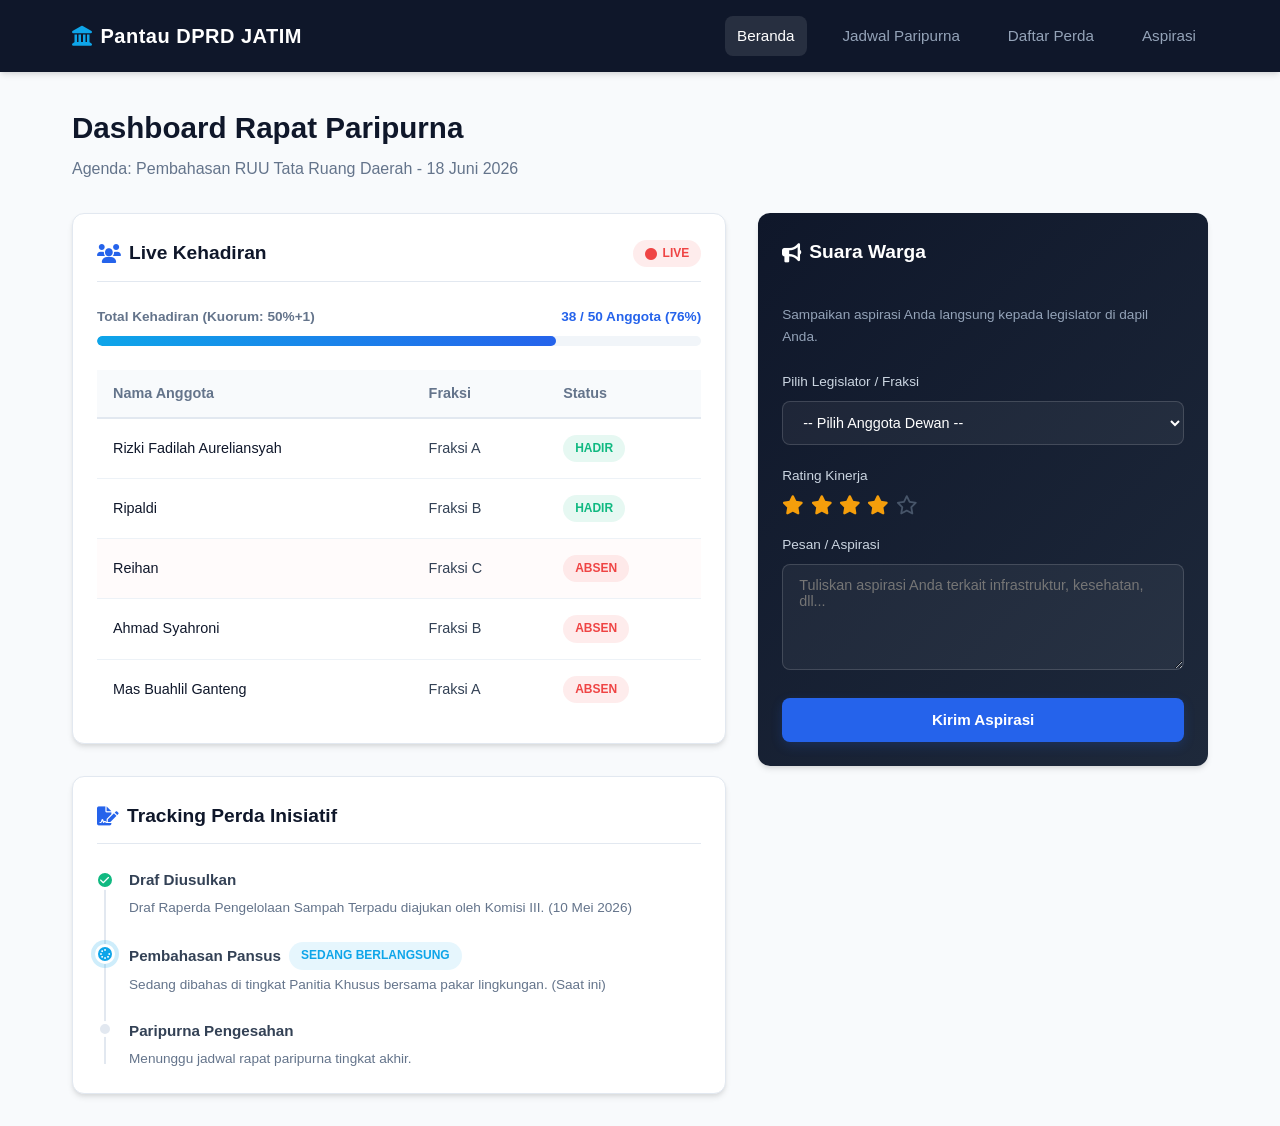
<file: index.html>
<!DOCTYPE html>
<html lang="id">
<head>
    <meta charset="UTF-8">
    <meta name="viewport" content="width=device-width, initial-scale=1.0">
    <title>PantauDewan - Dashboard Transparansi Legislatif</title>
    <link rel="stylesheet" href="style.css">
    <link href="https://cdnjs.cloudflare.com/ajax/libs/font-awesome/6.0.0/css/all.min.css" rel="stylesheet">
</head>
<body>

    <nav class="navbar">
        <div class="nav-container">
            <div class="nav-logo">
                <i class="fas fa-landmark"></i> Pantau DPRD JATIM
            </div>
            <div class="nav-links">
                <a href="index.html" class="nav-link active">Beranda</a>
                <a href="jadwal.html" class="nav-link">Jadwal Paripurna</a>
                <a href="perda.html" class="nav-link">Daftar Perda</a>
                <a href="aspirasi.html" class="nav-link">Aspirasi</a>
            </div>
        </div>
    </nav>

    <main class="main-container">
        
        <header class="dashboard-header">
            <h1>Dashboard Rapat Paripurna</h1>
            <p class="subtitle">Agenda: Pembahasan RUU Tata Ruang Daerah - 18 Juni 2026</p>
        </header>

        <div class="dashboard-grid">
            
            <div class="left-column">
                
                <section class="card shadow">
                    <div class="card-header">
                        <h2><i class="fas fa-users icon-blue"></i> Live Kehadiran</h2>
                        <span class="badge badge-live animate-pulse">
                            <i class="fas fa-circle"></i> LIVE
                        </span>
                    </div>
                    
                    <div class="progress-section">
                        <div class="progress-labels">
                            <span class="progress-title">Total Kehadiran (Kuorum: 50%+1)</span>
                            <span class="progress-percentage">38 / 50 Anggota (76%)</span>
                        </div>
                        <div class="progress-bar-container">
                            <div class="progress-bar-fill" style="width: 76%"></div>
                        </div>
                    </div>

                    <div class="table-container">
                        <table class="attendance-table">
                            <thead>
                                <tr>
                                    <th>Nama Anggota</th>
                                    <th>Fraksi</th>
                                    <th>Status</th>
                                </tr>
                            </thead>
                            <tbody>
                                <tr>
                                    <td class="font-medium">Rizki Fadilah Aureliansyah</td>
                                    <td>Fraksi A</td>
                                    <td><span class="badge badge-success">Hadir</span></td>
                                </tr>
                                <tr>
                                    <td class="font-medium">Ripaldi </td>
                                    <td>Fraksi B</td>
                                    <td><span class="badge badge-success">Hadir</span></td>
                                </tr>
                                <tr class="row-absent">
                                    <td class="font-medium">Reihan</td>
                                    <td>Fraksi C</td>
                                    <td><span class="badge badge-danger">Absen</span></td>
                                </tr>
                                  <tr>
                                    <td class="font-medium">Ahmad Syahroni</td>
                                    <td>Fraksi B</td>
                                    <td><span class="badge badge-danger">Absen</span></td>
                                </tr>
                                 </tr>
                                  <tr>
                                    <td class="font-medium">Mas Buahlil Ganteng</td>
                                    <td>Fraksi A</td>
                                    <td><span class="badge badge-danger">Absen</span></td>
                                </tr>
                            </tbody>
                        </table>
                    </div>
                </section>

                <section class="card shadow">
                    <div class="card-header">
                        <h2><i class="fas fa-file-signature icon-blue"></i> Tracking Perda Inisiatif</h2>
                    </div>
                    
                    <div class="timeline">
                        <div class="timeline-item completed">
                            <div class="timeline-icon">
                                <i class="fas fa-check"></i>
                            </div>
                            <div class="timeline-content">
                                <h3>Draf Diusulkan</h3>
                                <p>Draf Raperda Pengelolaan Sampah Terpadu diajukan oleh Komisi III. (10 Mei 2026)</p>
                            </div>
                        </div>
                        
                        <div class="timeline-item active">
                            <div class="timeline-icon animate-spin-slow">
                                <i class="fas fa-spinner"></i>
                            </div>
                            <div class="timeline-content">
                                <h3>Pembahasan Pansus <span class="badge badge-info">Sedang Berlangsung</span></h3>
                                <p>Sedang dibahas di tingkat Panitia Khusus bersama pakar lingkungan. (Saat ini)</p>
                            </div>
                        </div>
                        
                        <div class="timeline-item pending">
                            <div class="timeline-icon"></div>
                            <div class="timeline-content">
                                <h3>Paripurna Pengesahan</h3>
                                <p>Menunggu jadwal rapat paripurna tingkat akhir.</p>
                            </div>
                        </div>
                    </div>
                </section>
            </div>

            <div class="right-column">
                <section class="card card-gradient shadow">
                    <div class="card-header border-none">
                        <h2 class="text-white"><i class="fas fa-bullhorn"></i> Suara Warga</h2>
                    </div>
                    <p class="form-description">Sampaikan aspirasi Anda langsung kepada legislator di dapil Anda.</p>
                    
                    <form class="aspiration-form">
                        <div class="form-group">
                            <label for="legislator">Pilih Legislator / Fraksi</label>
                            <select id="legislator" class="form-control">
                                <option value="">-- Pilih Anggota Dewan --</option>
                                <option value="1">Budi Santoso (Dapil 1)</option>
                                <option value="2">Siti Aminah (Dapil 2)</option>
                            </select>
                        </div>
                        
                        <div class="form-group">
                            <label>Rating Kinerja</label>
                            <div class="star-rating">
                                <i class="fas fa-star active"></i>
                                <i class="fas fa-star active"></i>
                                <i class="fas fa-star active"></i>
                                <i class="fas fa-star active"></i>
                                <i class="far fa-star"></i>
                            </div>
                        </div>

                        <div class="form-group">
                            <label for="message">Pesan / Aspirasi</label>
                            <textarea id="message" rows="5" class="form-control" placeholder="Tuliskan aspirasi Anda terkait infrastruktur, kesehatan, dll..."></textarea>
                        </div>

                        <button type="button" class="btn-submit">
                            Kirim Aspirasi
                        </button>
                    </form>
                </section>
            </div>
            
        </div>
    </main>
</body>
</html>
</file>
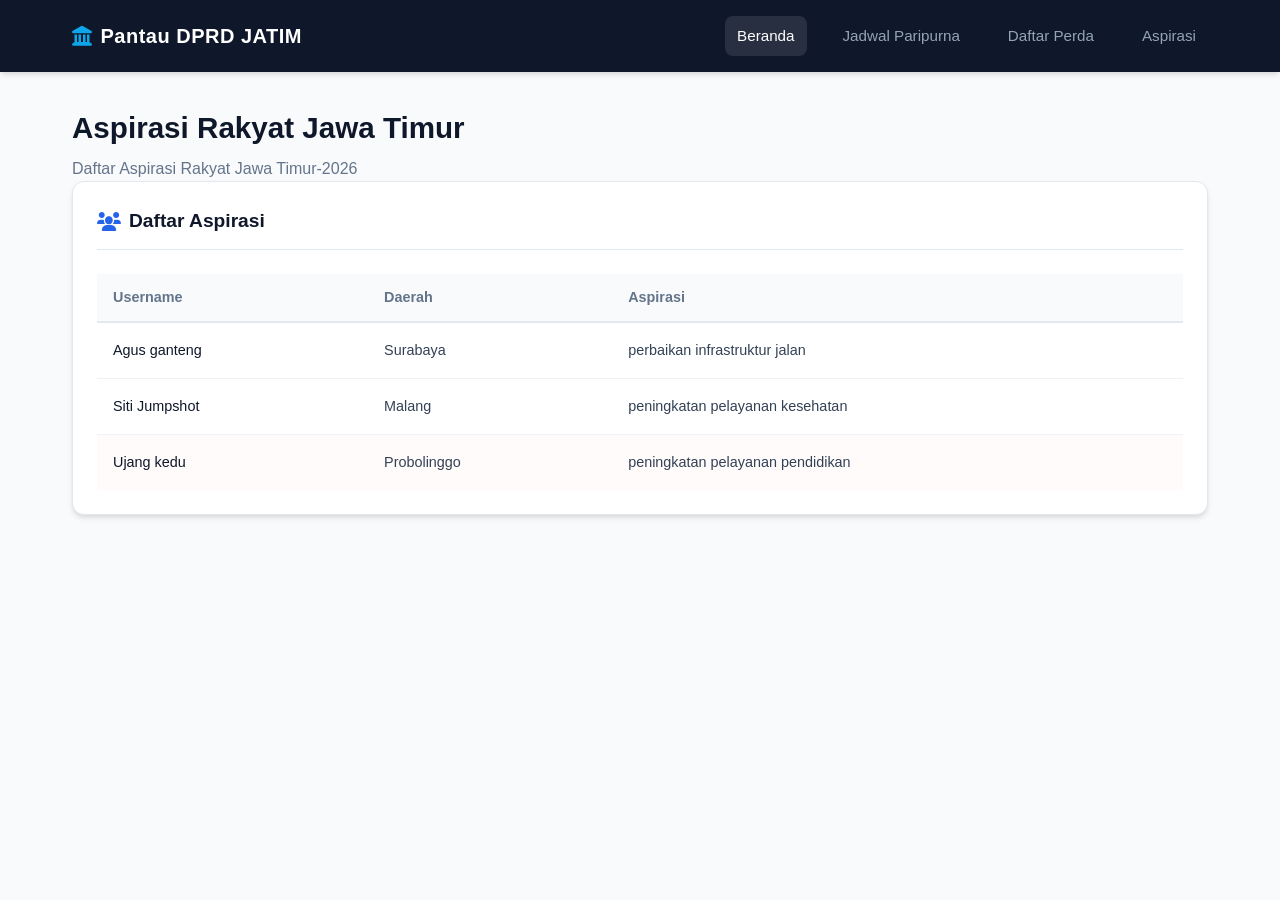
<file: aspirasi.html>
<!DOCTYPE html>
<html lang="id">
<head>
    <meta charset="UTF-8">
    <meta name="viewport" content="width=device-width, initial-scale=1.0">
    <title>PantauDewan - Dashboard Transparansi Legislatif</title>
    <link rel="stylesheet" href="style.css">
    <link href="https://cdnjs.cloudflare.com/ajax/libs/font-awesome/6.0.0/css/all.min.css" rel="stylesheet">
</head>
<body>

    <nav class="navbar">
        <div class="nav-container">
            <div class="nav-logo">
                <i class="fas fa-landmark"></i> Pantau DPRD JATIM
            </div>
            <div class="nav-links">
                <a href="index.html" class="nav-link active">Beranda</a>
                <a href="jadwal.html" class="nav-link">Jadwal Paripurna</a>
                <a href="perda.html" class="nav-link">Daftar Perda</a>
                <a href="aspirasi.html" class="nav-link">Aspirasi</a>
            </div>
        </div>
    </nav>

    <main class="main-container">
        
        <header class="dashboard-header-aspiration">
            <h1>Aspirasi Rakyat Jawa Timur</h1>
            <p class="subtitle">Daftar Aspirasi Rakyat Jawa Timur-2026</p>
        </header>

        <div class="dashboard-grid-aspiration">
            
            <div class="left-column">
                
                <section class="card shadow">
                    <div class="card-header">
                        <h2><i class="fas fa-users icon-blue"></i> Daftar Aspirasi</h2>
                    </div>

                    <div class="table-container">
                        <table class="attendance-table">
                            <thead>
                                <tr>
                                    <th>Username</th>
                                    <th>Daerah</th>
                                    <th>Aspirasi</th>
                                </tr>
                            </thead>
                            <tbody>
                                <tr>
                                    <td class="font-medium">Agus ganteng</td>
                                    <td>Surabaya</td>
                                    <td>perbaikan infrastruktur jalan</td>
                                </tr>
                                <tr>
                                    <td class="font-medium">Siti Jumpshot</td>
                                    <td>Malang</td>
                                    <td>peningkatan pelayanan kesehatan</td>
                                </tr>
                                <tr class="row-absent">
                                    <td class="font-medium">Ujang kedu</td>
                                    <td> Probolinggo </td>
                                    <td>peningkatan pelayanan pendidikan</td>
                                </tr>
                            </tbody>
                        </table>
                    </div>
                </section>

    </main>
</body>
</html>
</file>
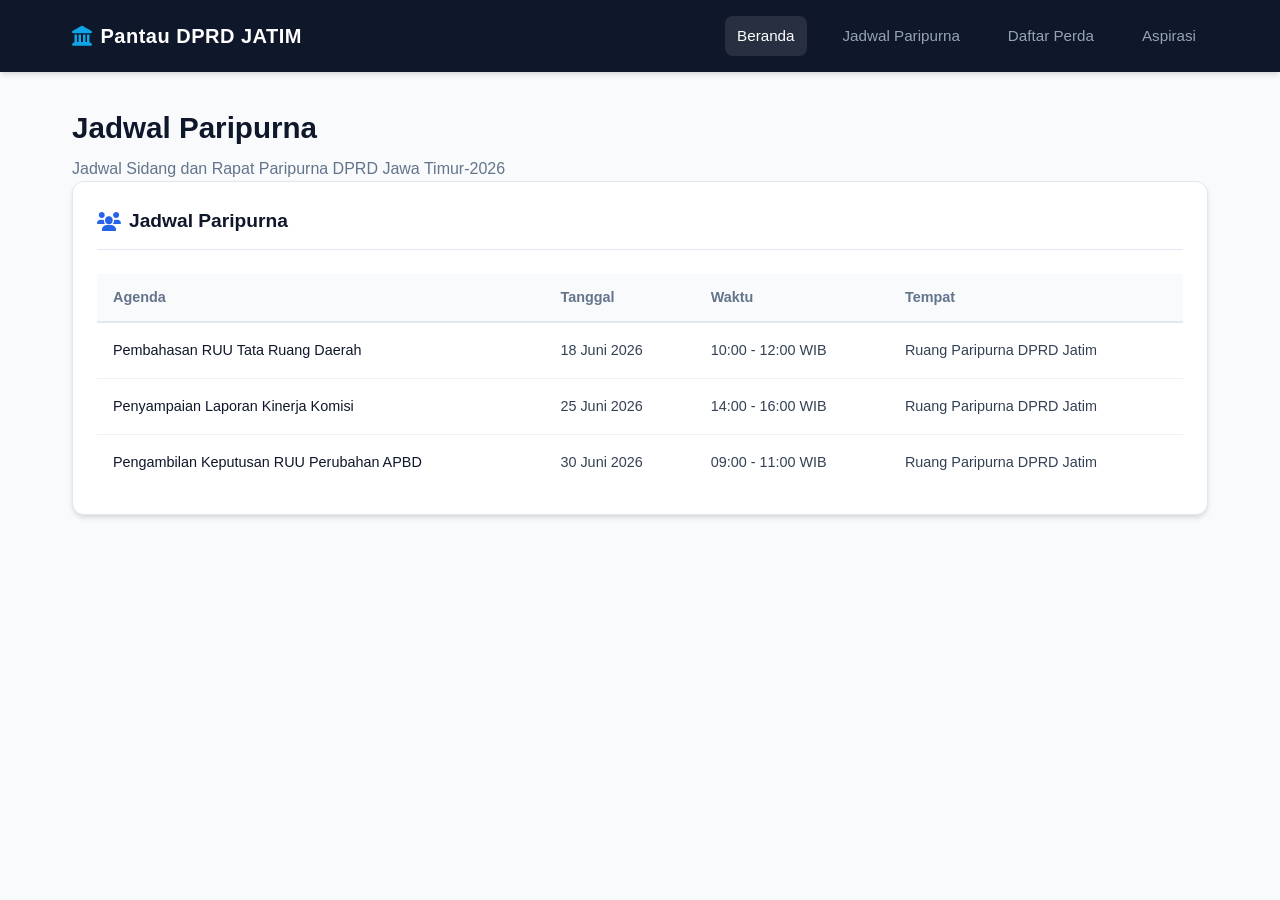
<file: jadwal.html>
<!DOCTYPE html>
<html lang="id">
<head>
    <meta charset="UTF-8">
    <meta name="viewport" content="width=device-width, initial-scale=1.0">
    <title>PantauDewan - Dashboard Transparansi Legislatif</title>
    <link rel="stylesheet" href="style.css">
    <link href="https://cdnjs.cloudflare.com/ajax/libs/font-awesome/6.0.0/css/all.min.css" rel="stylesheet">
</head>
<body>

    <nav class="navbar">
        <div class="nav-container">
            <div class="nav-logo">
                <i class="fas fa-landmark"></i> Pantau DPRD JATIM
            </div>
            <div class="nav-links">
                <a href="index.html" class="nav-link active">Beranda</a>
                <a href="jadwal.html" class="nav-link">Jadwal Paripurna</a>
                <a href="perda.html" class="nav-link">Daftar Perda</a>
                <a href="aspirasi.html" class="nav-link">Aspirasi</a>
            </div>
        </div>
    </nav>

    <main class="main-container">
        
        <header class="dashboard-header-aspiration">
            <h1>Jadwal Paripurna</h1>
            <p class="subtitle">Jadwal Sidang dan Rapat Paripurna DPRD Jawa Timur-2026</p>
        </header>

        <div class="dashboard-grid-aspiration">
            
            <div class="left-column">
                
                <section class="card shadow">
                    <div class="card-header">
                        <h2><i class="fas fa-users icon-blue"></i> Jadwal Paripurna</h2>
                    </div>

                    <div class="table-container">
                        <table class="attendance-table">
                            <thead>
                                <tr>
                                    <th>Agenda</th>
                                    <th>Tanggal</th>
                                    <th>Waktu</th>
                                    <th>Tempat</th>
                                </tr>
                            <tr>
                                <td class="font-medium">Pembahasan RUU Tata Ruang Daerah</td>
                                <td>18 Juni 2026</td>
                                <td>10:00 - 12:00 WIB</td>
                                <td>Ruang Paripurna DPRD Jatim</td>
                            </tr>
                            <tr>
                                <td class="font-medium">Penyampaian Laporan Kinerja Komisi</td>
                                <td>25 Juni 2026</td>
                                <td>14:00 - 16:00 WIB</td>
                                <td>Ruang Paripurna DPRD Jatim</td>
                            </tr>
                            <tr>    
                                <td class="font-medium">Pengambilan Keputusan RUU Perubahan APBD</td>
                                <td>30 Juni 2026</td>
                                <td>09:00 - 11:00 WIB</td>
                                <td>Ruang Paripurna DPRD Jatim</td>
                            </tr>
                            
            
                            </tbody>
                        </table>
                    </div>
                </section>
    </main>
</body>
</html>
</file>
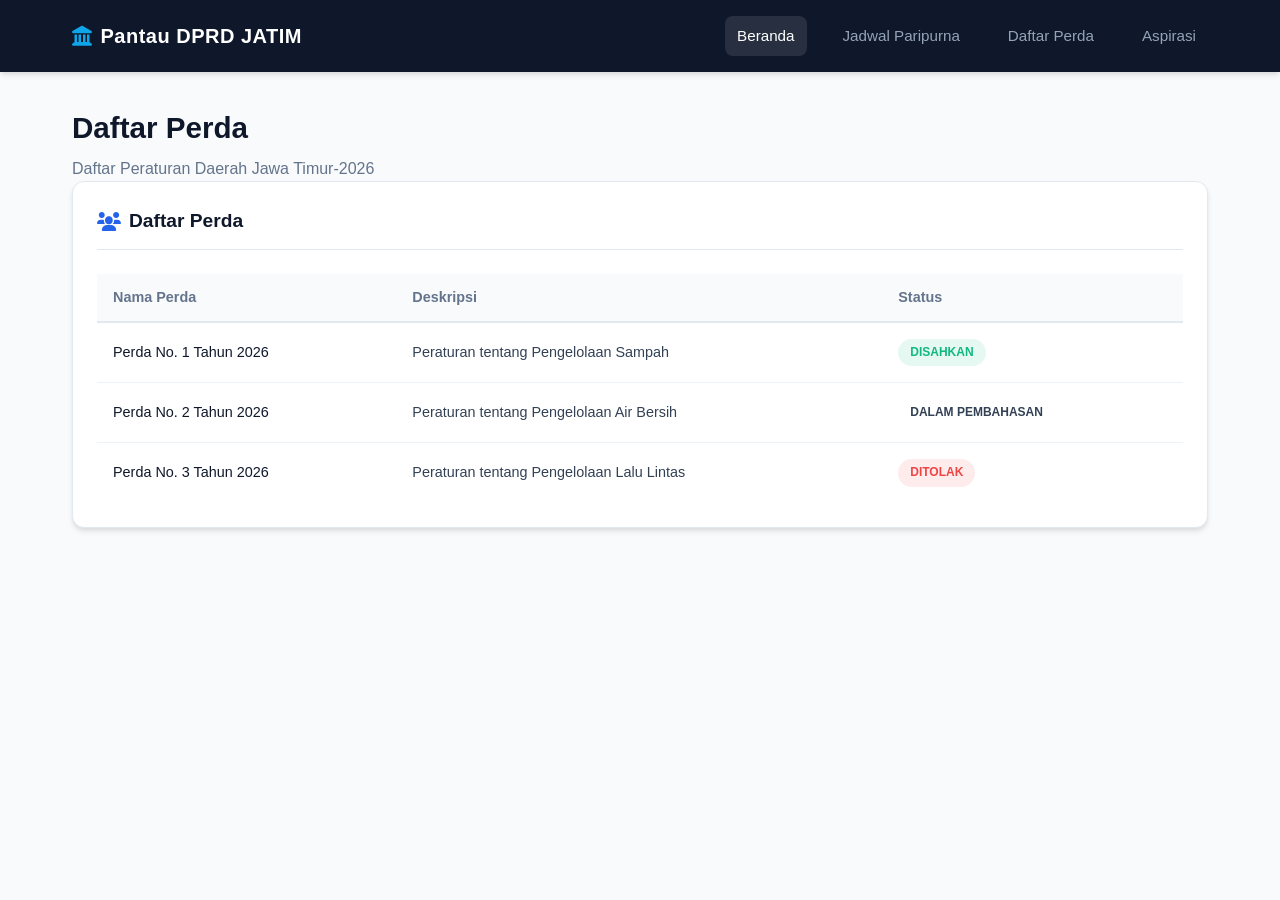
<file: perda.html>
<!DOCTYPE html>
<html lang="id">
<head>
    <meta charset="UTF-8">
    <meta name="viewport" content="width=device-width, initial-scale=1.0">
    <title>PantauDewan - Dashboard Transparansi Legislatif</title>
    <link rel="stylesheet" href="style.css">
    <link href="https://cdnjs.cloudflare.com/ajax/libs/font-awesome/6.0.0/css/all.min.css" rel="stylesheet">
</head>
<body>

    <nav class="navbar">
        <div class="nav-container">
            <div class="nav-logo">
                <i class="fas fa-landmark"></i> Pantau DPRD JATIM
            </div>
            <div class="nav-links">
                <a href="index.html" class="nav-link active">Beranda</a>
                <a href="jadwal.html" class="nav-link">Jadwal Paripurna</a>
                <a href="perda.html" class="nav-link">Daftar Perda</a>
                <a href="aspirasi.html" class="nav-link">Aspirasi</a>
            </div>
        </div>
    </nav>

    <main class="main-container">
        
        <header class="dashboard-header-aspiration">
            <h1>Daftar Perda</h1>
            <p class="subtitle">Daftar Peraturan Daerah Jawa Timur-2026</p>
        </header>

        <div class="dashboard-grid-aspiration">
            
            <div class="left-column">
                
                <section class="card shadow">
                    <div class="card-header">
                        <h2><i class="fas fa-users icon-blue"></i> Daftar Perda</h2>
                    </div>

                    <div class="table-container">
                        <table class="attendance-table">
                            <thead>
                                <tr>
                                    <th>Nama Perda</th>
                                    <th>Deskripsi</th>
                                    <th>Status</th>
                                </tr>
                                <tr>
                                    <td class="font-medium">Perda No. 1 Tahun 2026</td>
                                    <td>Peraturan tentang Pengelolaan Sampah</td>
                                    <td><span class="badge badge-success">Disahkan</span></td>
                                </tr>
                                <tr>
                                    <td class="font-medium">Perda No. 2 Tahun 2026</td>
                                    <td>Peraturan tentang Pengelolaan Air Bersih</td>
                                    <td><span class="badge badge-warning">Dalam Pembahasan</span></td>
                                </tr>
                                <tr>
                                    <td class="font-medium">Perda No. 3 Tahun 2026</td>
                                    <td>Peraturan tentang Pengelolaan Lalu Lintas</td>
                                    <td><span class="badge badge-danger">Ditolak</span></td>
                                </tr>
            
                            </tbody>
                        </table>
                    </div>
                </section>
    </main>
</body>
</html>
</file>
<file: style.css>
/* ==========================================================================
   1. ROOT VARIABLES & RESET
   ========================================================================== */
:root {
    --primary-color: #0f172a;    /* Slate 900 (Main Backgrounds/Nav) */
    --secondary-color: #1e293b;  /* Slate 800 (Cards Header/Darker elements) */
    --accent-blue: #2563eb;       /* Royal Blue */
    --accent-blue-hover: #1d4ed8;
    --bg-body: #f8fafc;          /* Slate 50 */
    --text-main: #334155;        /* Slate 700 */
    --text-muted: #64748b;       /* Slate 500 */
    --white: #ffffff;
    
    /* Status Colors */
    --success: #10b981;          /* Emerald 500 */
    --danger: #ef4444;           /* Rose 500 */
    --info: #0ea5e9;             /* Sky 500 */
    --warning: #f59e0b;          /* Amber 500 */
    
    /* Layout & Shadows */
    --radius-lg: 12px;
    --radius-md: 8px;
    --shadow-sm: 0 1px 3px rgba(0,0,0,0.1);
    --shadow-md: 0 4px 6px -1px rgba(0, 0, 0, 0.1), 0 2px 4px -1px rgba(0, 0, 0, 0.06);
    --transition: all 0.3s ease;
}

* {
    margin: 0;
    padding: 0;
    box-sizing: border-box;
    font-family: 'Segoe UI', Roboto, Helvetica, Arial, sans-serif;
}

body {
    background-color: var(--bg-body);
    color: var(--text-main);
    line-height: 1.6;
}

/* ==========================================================================
   2. NAVIGATION BAR
   ========================================================================== */
.navbar {
    background-color: var(--primary-color);
    color: var(--white);
    position: sticky;
    top: 0;
    z-index: 1000;
    box-shadow: var(--shadow-md);
}

.nav-container {
    max-width: 1200px;
    margin: 0 auto;
    display: flex;
    justify-content: space-between;
    align-items: center;
    padding: 1rem 2rem;
}

.nav-logo {
    font-size: 1.25rem;
    font-weight: 700;
    letter-spacing: 0.5px;
    display: flex;
    align-items: center;
    gap: 0.5rem;
}

.nav-logo i {
    color: var(--info);
}

.nav-links {
    display: flex;
    gap: 1.5rem;
}

.nav-link {
    color: #94a3b8;
    text-decoration: none;
    font-size: 0.95rem;
    font-weight: 500;
    transition: var(--transition);
    padding: 0.5rem 0.75rem;
    border-radius: var(--radius-md);
}

.nav-link:hover, .nav-link.active {
    color: var(--white);
    background-color: rgba(255, 255, 255, 0.1);
}

/* ==========================================================================
   3. LAYOUT CONTAINER & HEADER
   ========================================================================== */
.main-container {
    max-width: 1200px;
    margin: 2rem auto;
    padding: 0 2rem;
}

.dashboard-header {
    margin-bottom: 2rem;
}

.dashboard-header h1 {
    font-size: 1.85rem;
    color: var(--primary-color);
    font-weight: 700;
}

.dashboard-header-aspiration h1 {
    font-size: 1.85rem;
    color: var(--primary-color);
    font-weight: 700;
}

.subtitle {
    color: var(--text-muted);
    font-size: 1rem;
    margin-top: 0.25rem;
}

/* Grid System */
.dashboard-grid {
    display: grid;
    grid-template-columns: 1.6fr 1.1fr;
    gap: 2rem;
    align-items: start;
}

dashboard-grid-aspiration {
    display: grid;
    grid-template-columns: 1fr;
    gap: 2rem;
}

.left-column {
    display: flex;
    flex-direction: column;
    gap: 2rem;
}

/* ==========================================================================
   4. CARDS & COMPONENTS
   ========================================================================== */
.card {
    background-color: var(--white);
    border-radius: var(--radius-lg);
    padding: 1.5rem;
    border: 1px solid #e2e8f0;
}

.shadow {
    box-shadow: var(--shadow-md);
}

.card-gradient {
    background: linear-gradient(135deg, var(--primary-color) 0%, var(--secondary-color) 100%);
    color: var(--white);
    border: none;
}

.card-header {
    display: flex;
    justify-content: space-between;
    align-items: center;
    margin-bottom: 1.5rem;
    padding-bottom: 0.75rem;
    border-bottom: 1px solid #e2e8f0;
}

.card-gradient .card-header {
    border-bottom: 1px solid rgba(255, 255, 255, 0.1);
}

.border-none {
    border: none !important;
}

.card-header h2 {
    font-size: 1.2rem;
    font-weight: 600;
    display: flex;
    align-items: center;
    gap: 0.5rem;
    color: var(--primary-color);
}

.card-gradient .card-header h2 {
    color: var(--white);
}

.icon-blue {
    color: var(--accent-blue);
}

.text-white {
    color: var(--white) !important;
}

/* Badges & Status */
.badge {
    display: inline-flex;
    align-items: center;
    gap: 0.35rem;
    padding: 0.25rem 0.75rem;
    border-radius: 50px;
    font-size: 0.75rem;
    font-weight: 600;
    text-transform: uppercase;
}

.badge-live {
    background-color: rgba(239, 68, 68, 0.1);
    color: var(--danger);
}

.badge-success {
    background-color: rgba(16, 185, 129, 0.1);
    color: var(--success);
}

.badge-danger {
    background-color: rgba(239, 68, 68, 0.1);
    color: var(--danger);
}

.badge-info {
    background-color: rgba(14, 165, 233, 0.1);
    color: var(--info);
}

/* ==========================================================================
   5. FEATURE: LIVE ATTENDANCE (KEHADIRAN)
   ========================================================================== */
.progress-section {
    margin-bottom: 1.5rem;
}

.progress-labels {
    display: flex;
    justify-content: space-between;
    font-size: 0.85rem;
    font-weight: 600;
    margin-bottom: 0.5rem;
}

.progress-title {
    color: var(--text-muted);
}

.progress-percentage {
    color: var(--accent-blue);
}

.progress-bar-container {
    background-color: #f1f5f9;
    height: 10px;
    border-radius: 50px;
    overflow: hidden;
}

.progress-bar-fill {
    background: linear-gradient(90deg, var(--info) 0%, var(--accent-blue) 100%);
    height: 100%;
    border-radius: 50px;
    transition: width 1s ease-in-out;
}

/* Table Design */
.table-container {
    overflow-x: auto;
}

.attendance-table {
    width: 100%;
    border-collapse: collapse;
    text-align: left;
    font-size: 0.9rem;
}

.attendance-table th {
    background-color: #f8fafc;
    color: var(--text-muted);
    padding: 0.75rem 1rem;
    font-weight: 600;
    border-bottom: 2px solid #e2e8f0;
}

.attendance-table td {
    padding: 1rem;
    border-bottom: 1px solid #edf2f7;
}

.attendance-table tr:last-child td {
    border-bottom: none;
}

.font-medium {
    font-weight: 500;
    color: var(--primary-color);
}

.row-absent {
    background-color: rgba(239, 68, 68, 0.02);
}

/* ==========================================================================
   6. FEATURE: TIMELINE TRACKING (PERDA)
   ========================================================================== */
.timeline {
    position: relative;
    padding-left: 2rem;
    margin-top: 0.5rem;
}

/* Garis Vertikal Tengah */
.timeline::before {
    content: '';
    position: absolute;
    left: 7px;
    top: 5px;
    bottom: 5px;
    width: 2px;
    background-color: #e2e8f0;
}

.timeline-item {
    position: relative;
    margin-bottom: 1.5rem;
}

.timeline-item:last-child {
    margin-bottom: 0;
}

/* Icon Bulatan Status */
.timeline-icon {
    position: absolute;
    left: -2rem;
    top: 2px;
    width: 16px;
    height: 16px;
    border-radius: 50%;
    background-color: #cbd5e1;
    border: 3px solid var(--white);
    display: flex;
    align-items: center;
    justify-content: center;
    font-size: 0.65rem;
    color: var(--white);
    z-index: 1;
}

/* Variasi Status Timeline */
.timeline-item.completed .timeline-icon {
    background-color: var(--success);
    width: 20px;
    height: 20px;
    left: -2.15rem;
}

.timeline-item.active .timeline-icon {
    background-color: var(--info);
    width: 20px;
    height: 20px;
    left: -2.15rem;
    box-shadow: 0 0 0 4px rgba(14, 165, 233, 0.2);
}

.timeline-item.pending .timeline-icon {
    background-color: #e2e8f0;
    border: 3px solid var(--white);
}

/* Konten Teks Timeline */
.timeline-content h3 {
    font-size: 0.95rem;
    font-weight: 600;
    margin-bottom: 0.25rem;
    display: flex;
    align-items: center;
    gap: 0.5rem;
}

.timeline-content p {
    font-size: 0.85rem;
    color: var(--text-muted);
}

.card-gradient .timeline-content p {
    color: #94a3b8;
}

/* ==========================================================================
   7. FEATURE: CITIZEN ASPIRATION FORM & RATING (SUARA WARGA)
   ========================================================================== */
.form-description {
    font-size: 0.85rem;
    color: #94a3b8;
    margin-bottom: 1.5rem;
}

.aspiration-form .form-group {
    margin-bottom: 1.25rem;
}

.aspiration-form label {
    display: block;
    font-size: 0.85rem;
    font-weight: 500;
    margin-bottom: 0.5rem;
    color: #cbd5e1;
}

.form-control {
    width: 100%;
    padding: 0.75rem 1rem;
    background-color: rgba(255, 255, 255, 0.05);
    border: 1px solid rgba(255, 255, 255, 0.15);
    border-radius: var(--radius-md);
    color: var(--white);
    font-size: 0.9rem;
    transition: var(--transition);
}

.form-control:focus {
    outline: none;
    border-color: var(--info);
    background-color: rgba(255, 255, 255, 0.1);
    box-shadow: 0 0 0 3px rgba(14, 165, 233, 0.2);
}

/* Dropdown styling patch */
select.form-control option {
    background-color: var(--secondary-color);
    color: var(--white);
}

/* Star Rating */
.star-rating {
    display: flex;
    gap: 0.4rem;
    font-size: 1.2rem;
    color: #475569; /* Empty star color */
    margin-top: 0.25rem;
}

.star-rating .active {
    color: var(--warning);
}

/* Submit Button */
.btn-submit {
    width: 100%;
    padding: 0.85rem;
    background-color: var(--accent-blue);
    color: var(--white);
    border: none;
    border-radius: var(--radius-md);
    font-size: 0.95rem;
    font-weight: 600;
    cursor: pointer;
    transition: var(--transition);
    box-shadow: 0 4px 12px rgba(37, 99, 235, 0.2);
}

.btn-submit:hover {
    background-color: var(--accent-blue-hover);
    transform: translateY(-1px);
}

.btn-submit:active {
    transform: translateY(0);
}

/* ==========================================================================
   8. ANIMATIONS
   ========================================================================== */
@keyframes pulse {
    0%, 100% { opacity: 1; }
    50% { opacity: 0.5; }
}

.animate-pulse {
    animation: pulse 2s cubic-bezier(0.4, 0, 0.6, 1) infinite;
}

@keyframes spin {
    from { transform: rotate(0deg); }
    to { transform: rotate(360deg); }
}

.animate-spin-slow {
    animation: spin 3s linear infinite;
}

/* ==========================================================================
   9. RESPONSIVE DESIGN (MEDIA QUERIES)
   ========================================================================== */
@media (max-width: 992px) {
    .dashboard-grid {
        grid-template-columns: 1fr; /* Stack columns vertically */
        gap: 1.5rem;
    }
}

@media (max-width: 600px) {
    .nav-container {
        flex-direction: column;
        gap: 1rem;
        padding: 1rem;
    }
    
    .nav-links {
        width: 100%;
        justify-content: space-around;
        font-size: 0.85rem;
    }

    .main-container {
        margin: 1rem auto;
        padding: 0 1rem;
    }
    
    .dashboard-header h1 {
        font-size: 1.5rem;
    }
}
</file>
